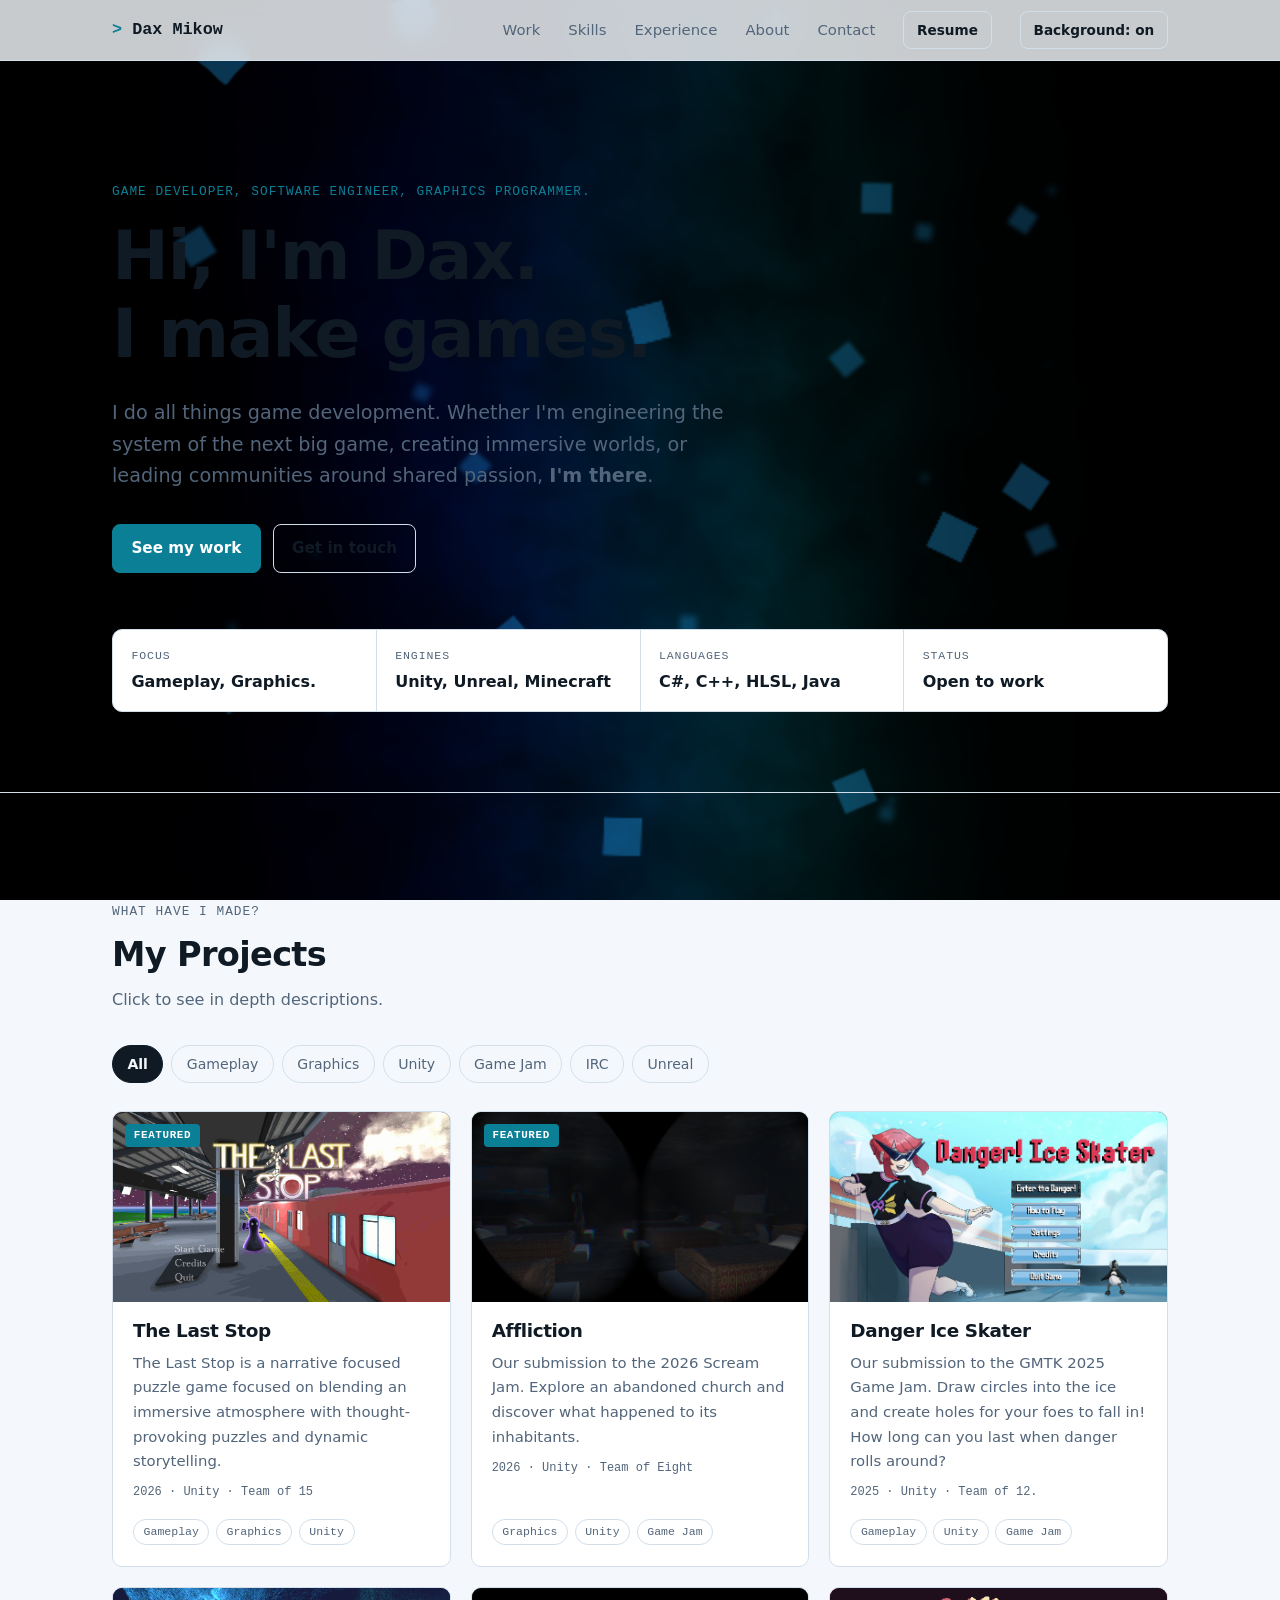
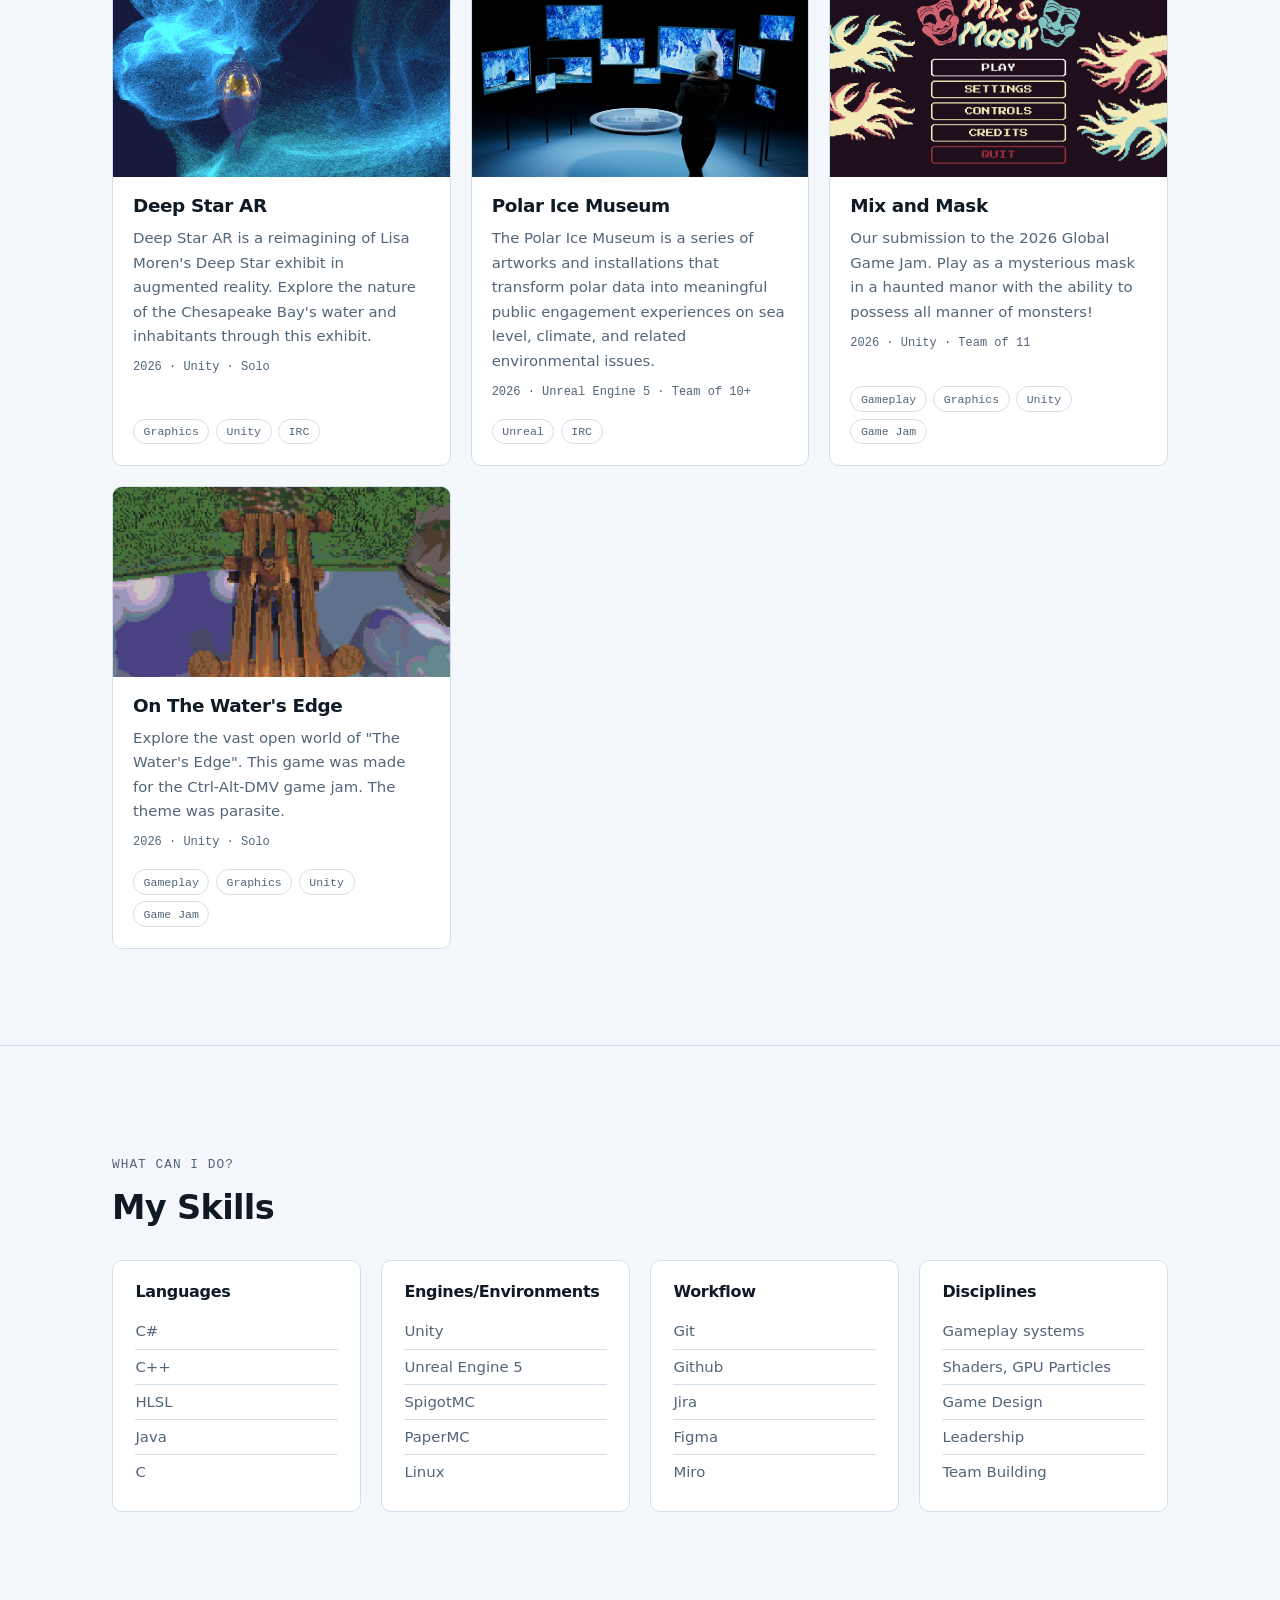
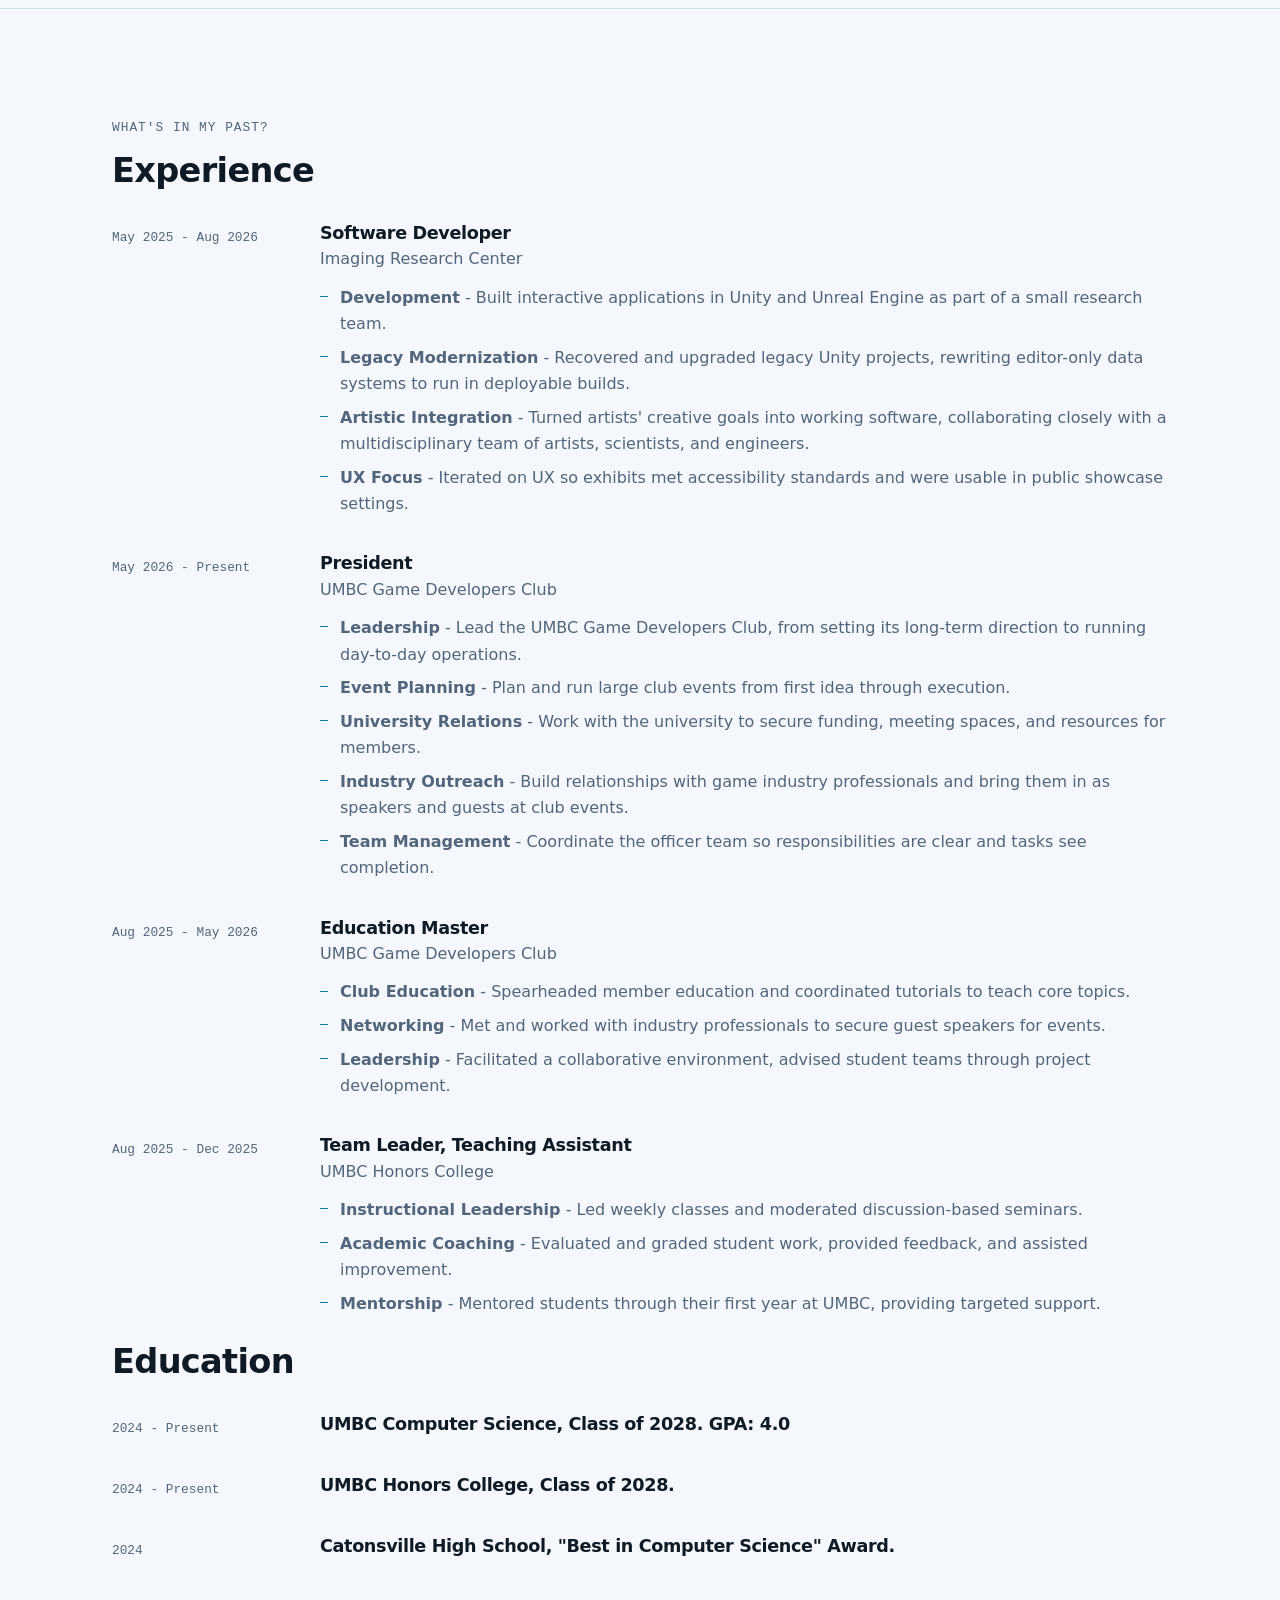
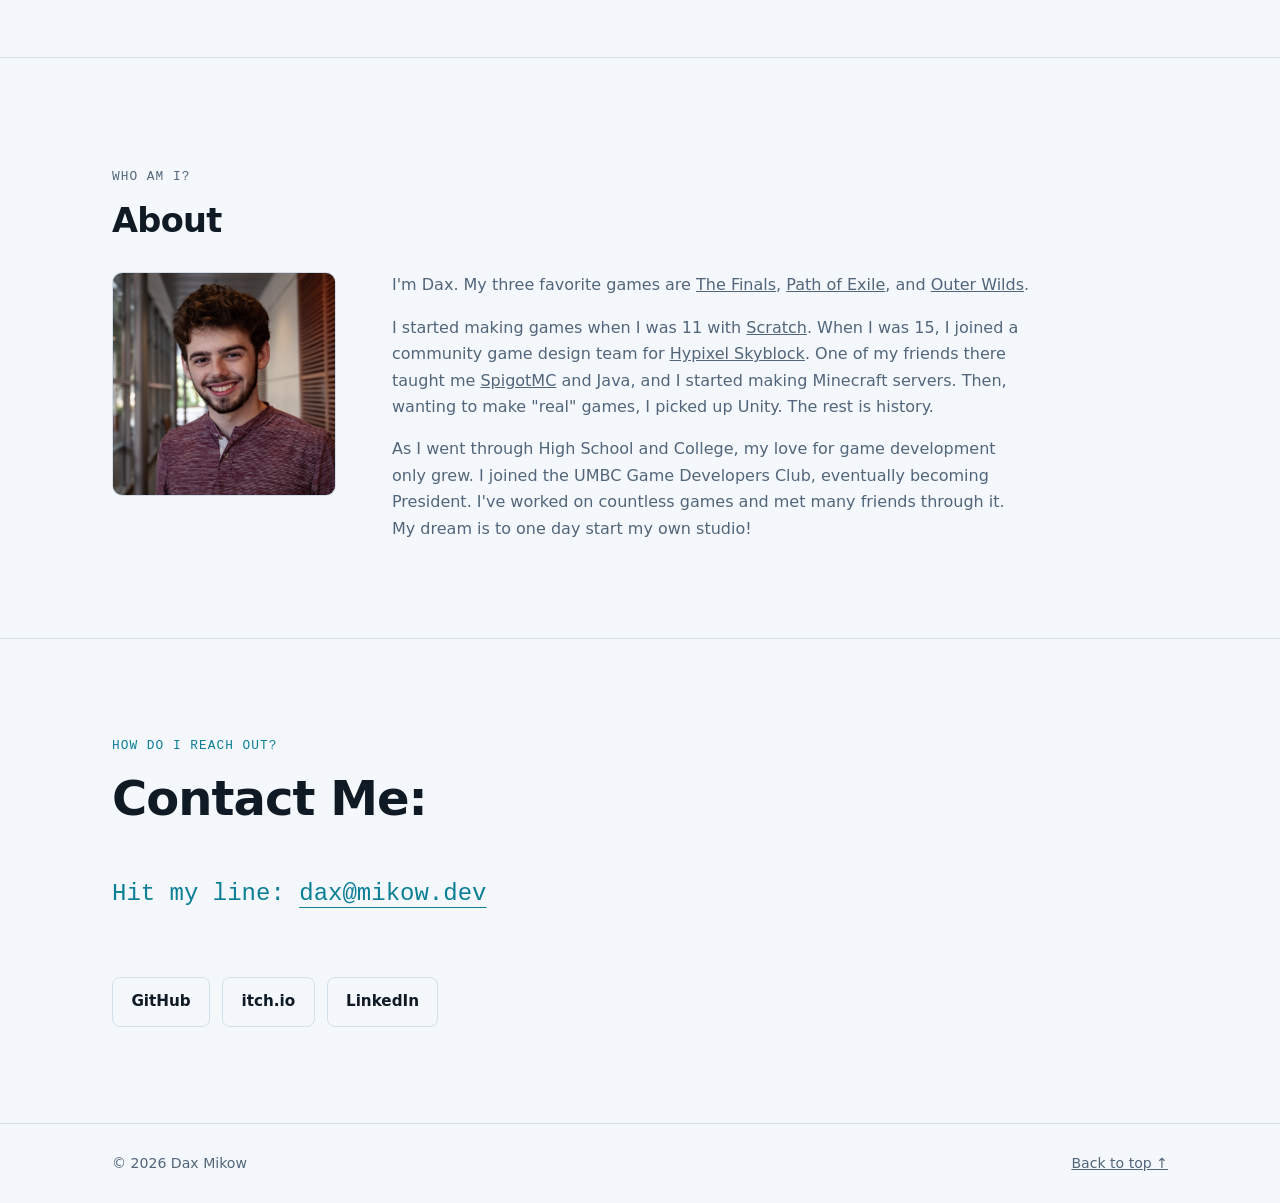
<file: index.html>
<!DOCTYPE html>
<html lang="en">
<head>
    <meta charset="UTF-8">
    <meta name="viewport" content="width=device-width, initial-scale=1">
    <title>Dax Mikow</title>
    <meta name="description" content="Dax Mikow's Portfolio Website. Game Developer, Software Engineer, Graphics Programmer.">
    <meta property="og:title" content="Dax Mikow's Portfolio Website.">
    <meta property="og:description" content="Game Developer, Software Engineer, Graphics Programmer.">
    <meta property="og:type" content="website">
    <meta property="og:url" content="https://mikow.dev/">
    <!-- <meta property="og:image" content="https://mikow.dev/assets/img/social-card.jpg"> -->
    <meta name="color-scheme" content="dark light">
    <link rel="icon" href="data:image/svg+xml,%3Csvg xmlns='http://www.w3.org/2000/svg' viewBox='0 0 32 32'%3E%3Crect width='32' height='32' rx='7' fill='%23070c15'/%3E%3Cpath d='M9 10l7 6-7 6' fill='none' stroke='%233dd6e0' stroke-width='3' stroke-linecap='round' stroke-linejoin='round'/%3E%3Cpath d='M18 22h6' stroke='%233dd6e0' stroke-width='3' stroke-linecap='round'/%3E%3C/svg%3E">
    <link rel="stylesheet" href="css/style.css">
</head>
<body>
<a class="skip-link" href="#main">Skip to content</a>

<header class="site-header">
    <div class="container">
        <a class="brand" href="#top"><span>&gt;</span> Dax Mikow</a>
        <nav class="nav" aria-label="Primary">
            <a href="#work">Work</a>
            <a href="#skills" class="nav-optional">Skills</a>
            <a href="#experience" class="nav-optional">Experience</a>
            <a href="#about">About</a>
            <a href="#contact">Contact</a>
            <!-- Add your résumé at assets/Dax_Mikow_Resume.pdf -->
            <a class="btn btn-small" href="assets/Dax_Mikow_Resume.pdf">Resume</a>
        </nav>
    </div>
</header>

<main id="main">

    <!-- ============ HERO ============ -->
    <section class="hero" id="top">
        <div class="container">
            <!-- Your discipline: Gameplay Programmer, Technical Artist, Level Designer… -->
            <p class="eyebrow">Game Developer, Software Engineer, Graphics Programmer.</p>
            <h1>Hi, I'm Dax.</h1>
            <h1>I make games.</h1>
            <p class="lead">
                I do all things game development. Whether I'm engineering the system of the next big game, creating immersive worlds, or leading communities around shared passion, <b>I'm there</b>.
            </p>

<!--            <h2>What do I do?</h2>-->
<!--            <p class="lead"><b>President</b> @ <a href="https://umbcgamedev.com/">UMBC Game Developers Club</a>.</p>-->

            <div class="btn-row">
                <a class="btn btn-primary" href="#work">See my work</a>
                <a class="btn" href="#contact">Get in touch</a>
            </div>

            <dl class="facts">
                <div><dt>Focus</dt><dd>Gameplay, Graphics.</dd></div>
                <div><dt>Engines</dt><dd>Unity, Unreal, Minecraft</dd></div>
                <div><dt>Languages</dt><dd>C#, C++, HLSL, Java</dd></div>
                <div><dt>Status</dt><dd>Open to work</dd></div>
            </dl>
        </div>
    </section>

    <!-- ============ SHOWREEL ============ -->
<!--    <section class="section" id="reel">-->
<!--        <div class="container">-->
<!--            <div class="section-head">-->
<!--                <p class="eyebrow">Showreel</p>-->
<!--                <h2>Showreel</h2>-->
<!--            </div>-->
<!--            &lt;!&ndash;-->
<!--                Replace the placeholder below with your reel, e.g.-->
<!--                <div class="frame">-->
<!--                    <iframe src="https://www.youtube-nocookie.com/embed/VIDEO_ID" title="Showreel" loading="lazy"-->
<!--                            allow="encrypted-media; picture-in-picture; fullscreen" allowfullscreen></iframe>-->
<!--                </div>-->
<!--                No reel yet? Delete this whole section.-->
<!--            &ndash;&gt;-->
<!--            <div class="frame frame-placeholder">Showreel goes here</div>-->
<!--        </div>-->
<!--    </section>-->

    <!-- ============ PROJECTS ============ -->
    <section class="section" id="work">
        <div class="container">
            <div class="section-head">
                <p class="eyebrow">What have I made?</p>
                <h2>My Projects</h2>
                <p>Click to see in depth descriptions.</p>
            </div>
            <!-- Cards and filters are generated from js/projects.js -->
            <div class="filters" id="project-filters" role="group" aria-label="Filter projects"></div>
            <div class="project-grid" id="project-grid"></div>
            <noscript><p class="muted">Enable JavaScript to see the project list.</p></noscript>
        </div>
    </section>

    <!-- ============ SKILLS ============ -->
    <section class="section" id="skills">
        <div class="container">
            <div class="section-head">
                <p class="eyebrow">What can I do?</p>
                <h2>My Skills</h2>
            </div>
            <div class="skill-grid">
                <div class="skill-group">
                    <h3>Languages</h3>
                    <ul>
                        <li>C#</li>
                        <li>C++</li>
                        <li>HLSL</li>
                        <li>Java</li>
                        <li>C</li>
                    </ul>
                </div>
                <div class="skill-group">
                    <h3>Engines/Environments</h3>
                    <ul>
                        <li>Unity</li>
                        <li>Unreal Engine 5</li>
                        <li>SpigotMC</li>
                        <li>PaperMC</li>
                        <li>Linux</li>
                    </ul>
                </div>
                <div class="skill-group">
                    <h3>Workflow</h3>
                    <ul>
                        <li>Git</li>
                        <li>Github</li>
                        <li>Jira</li>
                        <li>Figma</li>
                        <li>Miro</li>
                    </ul>
                </div>
                <div class="skill-group">
                    <h3>Disciplines</h3>
                    <ul>
                        <li>Gameplay systems</li>
                        <li>Shaders, GPU Particles</li>
                        <li>Game Design</li>
                        <li>Leadership</li>
                        <li>Team Building</li>
                    </ul>
                </div>
            </div>
        </div>
    </section>

    <!-- ============ EXPERIENCE ============ -->
    <section class="section" id="experience">
        <div class="container">
            <div class="section-head">
                <p class="eyebrow">What's in my past?</p>
                <h2>Experience</h2>
            </div>
            <div class="timeline">
                <article class="role">
                    <div class="role-when">May 2025 - Aug 2026</div>
                    <div>
                        <h3>Software Developer</h3>
                        <p class="role-where">Imaging Research Center</p>
                        <ul class="bullets">
                            <li><b>Development</b> - Built interactive applications in Unity and Unreal Engine as part of a small research team.</li>
                            <li><b>Legacy Modernization</b> - Recovered and upgraded legacy Unity projects, rewriting editor-only data systems to run in deployable builds.</li>
                            <li><b>Artistic Integration</b> - Turned artists' creative goals into working software, collaborating closely with a multidisciplinary team of artists, scientists, and engineers.</li>
                            <li><b>UX Focus</b> - Iterated on UX so exhibits met accessibility standards and were usable in public showcase settings.</li>
                        </ul>
                    </div>
                </article>
                <article class="role">
                    <div class="role-when">May 2026 - Present</div>
                    <div>
                        <h3>President</h3>
                        <p class="role-where">UMBC Game Developers Club</p>
                        <ul class="bullets">
                            <li><b>Leadership</b> - Lead the UMBC Game Developers Club, from setting its long-term direction to running day-to-day operations.</li>
                            <li><b>Event Planning</b> - Plan and run large club events from first idea through execution.</li>
                            <li><b>University Relations</b> - Work with the university to secure funding, meeting spaces, and resources for members.</li>
                            <li><b>Industry Outreach</b> - Build relationships with game industry professionals and bring them in as speakers and guests at club events.</li>
                            <li><b>Team Management</b> - Coordinate the officer team so responsibilities are clear and tasks see completion.</li>
                        </ul>
                    </div>
                </article>
                <article class="role">
                    <div class="role-when">Aug 2025 - May 2026</div>
                    <div>
                        <h3>Education Master</h3>
                        <p class="role-where">UMBC Game Developers Club</p>
                        <ul class="bullets">
                            <li><b>Club Education</b> - Spearheaded member education and coordinated tutorials to teach core topics.</li>
                            <li><b>Networking</b> - Met and worked with industry professionals to secure guest speakers for events.</li>
                            <li><b>Leadership</b> - Facilitated a collaborative environment, advised student teams through project development.</li>
                        </ul>
                    </div>
                </article>
                <article class="role">
                    <div class="role-when">Aug 2025 - Dec 2025</div>
                    <div>
                        <h3>Team Leader, Teaching Assistant</h3>
                        <p class="role-where">UMBC Honors College</p>
                        <ul class="bullets">
                            <li><b>Instructional Leadership</b> - Led weekly classes and moderated discussion-based seminars.</li>
                            <li><b>Academic Coaching</b> - Evaluated and graded student work, provided feedback, and assisted improvement.</li>
                            <li><b>Mentorship</b> - Mentored students through their first year at UMBC, providing targeted support.</li>
                        </ul>
                    </div>
                </article>
            </div>
            <br>
            <div class="section-head">
                <h2>Education</h2>
            </div>
            <div class="timeline">
                <article class="role">
                    <div class="role-when">2024 - Present</div>
                    <div>
                        <h3>UMBC Computer Science, Class of 2028. GPA: 4.0</h3>
                    </div>
                </article>
                <article class="role">
                    <div class="role-when">2024 - Present</div>
                    <div>
                        <h3>UMBC Honors College, Class of 2028.</h3>
                    </div>
                </article>
                <article class="role">
                    <div class="role-when">2024</div>
                    <div>
                        <h3>Catonsville High School, "Best in Computer Science" Award.</h3>
                    </div>
                </article>
            </div>
        </div>
    </section>

    <!-- ============ ABOUT ============ -->
    <section class="section" id="about">
        <div class="container">
            <div class="section-head">
                <p class="eyebrow">Who am I?</p>
                <h2>About</h2>
            </div>
            <div class="about">
                <!-- Replace with: <div class="frame about-photo"><img src="assets/img/me.jpg" alt="Dax"></div> -->
                <div class="frame about-photo"><img src="assets/img/dax-headshot.png" alt="A Headshot of Dax"></div>
                <div class="about-text">
                    <p>
                        I'm Dax. My three favorite games are <a href="https://www.reachthefinals.com/">The Finals</a>, <a href="https://www.pathofexile.com/">Path of Exile</a>, and <a href="https://store.steampowered.com/app/753640/Outer_Wilds/">Outer Wilds</a>.
                    </p>
                    <p>
                        I started making games when I was 11 with <a href="https://scratch.mit.edu/">Scratch</a>.
                        When I was 15, I joined a community game design team for <a href="https://hypixel.net/categories/skyblock/">Hypixel Skyblock</a>.
                        One of my friends there taught me <a href="https://www.spigotmc.org/">SpigotMC</a> and Java, and I started making Minecraft servers.
                        Then, wanting to make "real" games, I picked up Unity. The rest is history.
                    </p>
                    <p>
                        As I went through High School and College, my love for game development only grew. I joined the UMBC Game Developers Club, eventually becoming President. I've worked on countless games and met many friends through it. My dream is to one day start my own studio!
                    </p>
                </div>
            </div>
        </div>
    </section>

    <!-- ============ CONTACT ============ -->
    <section class="section contact" id="contact">
        <div class="container">
            <p class="eyebrow">How do I reach out?</p>
            <h2>Contact Me:</h2>
            <p class="contact-email">Hit my line: <a class="contact-email" href="mailto:dax@mikow.dev">dax@mikow.dev</a></p>
            <div class="btn-row">
                <a class="btn" href="https://github.com/RelaxItsDax" target="_blank" rel="noopener">GitHub</a>
                <a class="btn" href="https://relaxitsdax.itch.io/">itch.io</a>
                <a class="btn" href="https://www.linkedin.com/in/dax-mikow">LinkedIn</a>
            </div>
        </div>
    </section>

</main>

<footer class="site-footer">
    <div class="container">
        <span>© <span id="year">2026</span> Dax Mikow</span>
        <a href="#top">Back to top ↑</a>
    </div>
</footer>

<script src="js/projects.js"></script>
<script src="js/main.js"></script>
<script src="js/background.js"></script>
</body>
</html>
</file>
<file: css/style.css>
/* ==========================================================================
   Portfolio stylesheet
   Change the look from the tokens in :root — everything else derives from them.
   ========================================================================== */

:root {
    --bg: #070c15;
    --surface: #0d1622;
    --surface-2: #132030;
    --border: #1e3146;
    --text: #e6eef5;
    --muted: #8fa4ba;
    --accent: #3dd6e0;
    --accent-ink: #04161a; /* text on top of the accent colour */

    --font-sans: system-ui, -apple-system, "Segoe UI", Roboto, "Helvetica Neue", Arial, sans-serif;
    --font-mono: ui-monospace, "JetBrains Mono", "Cascadia Code", "SF Mono", Menlo, Consolas, monospace;

    --radius: 10px;
    --page: 1120px;
    --gutter: clamp(1rem, 4vw, 2rem);
}

@media (prefers-color-scheme: light) {
    :root {
        --bg: #f4f8fc;
        --surface: #ffffff;
        --surface-2: #e8f0f7;
        --border: #d2dfea;
        --text: #0f1a24;
        --muted: #52657a;
        --accent: #0b7f96;
        --accent-ink: #ffffff;
    }
}

/* ---------- Base ---------- */

*, *::before, *::after { box-sizing: border-box; }

html { scroll-behavior: smooth; scroll-padding-top: 5rem; }

body {
    margin: 0;
    background: var(--bg);
    color: var(--text);
    font-family: var(--font-sans);
    font-size: 1rem;
    line-height: 1.65;
    -webkit-font-smoothing: antialiased;
}

h1, h2, h3 { line-height: 1.15; margin: 0; letter-spacing: -0.02em; text-wrap: balance; }
p { margin: 0 0 1rem; }
p:last-child { margin-bottom: 0; }
ul { margin: 0; padding: 0; list-style: none; }
img, video, iframe { display: block; max-width: 100%; }
a { color: inherit; }

:focus-visible { outline: 2px solid var(--accent); outline-offset: 3px; border-radius: 4px; }

/* Full-screen canvas drawn by js/background.js from shaders/background.frag */
.shader-bg { position: fixed; inset: 0; z-index: -1; width: 100%; height: 100%; pointer-events: none; }
.shader-bg[hidden] { display: none; }

/* Header button that turns the shader background on and off */
.bg-toggle { white-space: nowrap; }
.bg-toggle[aria-pressed="false"] { color: var(--muted); }

.container { width: 100%; max-width: var(--page); margin-inline: auto; padding-inline: var(--gutter); }

.skip-link {
    position: absolute; left: 1rem; top: -4rem; z-index: 100;
    padding: 0.5rem 0.9rem; background: var(--accent); color: var(--accent-ink);
    border-radius: 6px; text-decoration: none; font-weight: 600;
}
.skip-link:focus { top: 1rem; }

.eyebrow {
    font-family: var(--font-mono);
    font-size: 0.8rem;
    letter-spacing: 0.08em;
    text-transform: uppercase;
    color: var(--accent);
    margin-bottom: 0.9rem;
}

.muted { color: var(--muted); }

/* ---------- Buttons & chips ---------- */

.btn {
    display: inline-flex; align-items: center; gap: 0.5rem;
    padding: 0.7rem 1.15rem;
    border: 1px solid var(--border); border-radius: 8px;
    background: transparent; color: var(--text);
    font: inherit; font-weight: 600; font-size: 0.95rem;
    text-decoration: none; cursor: pointer;
    transition: border-color 0.15s, background-color 0.15s, transform 0.15s;
}
.btn:hover { border-color: var(--accent); transform: translateY(-1px); }
.btn-primary { background: var(--accent); border-color: var(--accent); color: var(--accent-ink); }
.btn-primary:hover { filter: brightness(1.08); }
.btn-small { padding: 0.4rem 0.8rem; font-size: 0.85rem; }

.btn-row { display: flex; flex-wrap: wrap; gap: 0.75rem; }

.chips { display: flex; flex-wrap: wrap; gap: 0.4rem; }

.chip {
    padding: 0.15rem 0.6rem;
    border: 1px solid var(--border); border-radius: 999px;
    font-family: var(--font-mono); font-size: 0.72rem;
    color: var(--muted); white-space: nowrap;
}

/* ---------- Header ---------- */

.site-header {
    position: sticky; top: 0; z-index: 50;
    background: color-mix(in srgb, var(--bg) 82%, transparent);
    backdrop-filter: blur(12px);
    -webkit-backdrop-filter: blur(12px);
    border-bottom: 1px solid var(--border);
}

.site-header .container {
    display: flex; align-items: center; justify-content: space-between;
    gap: 1rem; min-height: 3.75rem;
}

.brand {
    font-family: var(--font-mono); font-weight: 700; font-size: 1.05rem;
    text-decoration: none; white-space: nowrap;
}
.brand span { color: var(--accent); }

.nav { display: flex; align-items: center; gap: clamp(0.75rem, 2.5vw, 1.75rem); overflow-x: auto; }
.nav a:not(.btn) {
    color: var(--muted); text-decoration: none; font-size: 0.93rem; white-space: nowrap;
    transition: color 0.15s;
}
.nav a:not(.btn):hover { color: var(--text); }

@media (max-width: 560px) {
    .nav .nav-optional { display: none; }
}

/* ---------- Sections ---------- */

.section { padding-block: clamp(3.5rem, 8vw, 6rem); border-top: 1px solid var(--border); }

.section-head { margin-bottom: 2rem; max-width: 46rem; }
.section-head h2 { font-size: clamp(1.6rem, 3.5vw, 2.1rem); }
.section-head p { color: var(--muted); margin-top: 0.75rem; }

/* ---------- Hero ---------- */

.hero { padding-block: clamp(4rem, 11vw, 7.5rem) clamp(3rem, 7vw, 5rem); }
.hero h1 { font-size: clamp(2.3rem, 6.5vw, 4.25rem); max-width: 17ch; }
.hero .lead { font-size: clamp(1.05rem, 2vw, 1.2rem); color: var(--muted); max-width: 40rem; margin: 1.5rem 0 2rem; }

.facts {
    display: grid; grid-template-columns: repeat(auto-fit, minmax(10rem, 1fr));
    gap: 1px; margin: 3.5rem 0 0;
    background: var(--border); border: 1px solid var(--border); border-radius: var(--radius);
    overflow: hidden;
}
.facts div { background: var(--surface); padding: 1rem 1.15rem; }
.facts dt {
    font-family: var(--font-mono); font-size: 0.72rem; letter-spacing: 0.08em;
    text-transform: uppercase; color: var(--muted);
}
.facts dd { margin: 0.2rem 0 0; font-weight: 600; }

/* ---------- Media frames (reel, covers, video) ---------- */

.frame {
    position: relative; aspect-ratio: 16 / 9; overflow: hidden;
    background: var(--surface-2); border: 1px solid var(--border); border-radius: var(--radius);
}
.frame > iframe, .frame > video, .frame > img { position: absolute; inset: 0; width: 100%; height: 100%; border: 0; object-fit: cover; }

.frame-placeholder {
    display: grid; place-items: center; text-align: center; padding: 1.5rem;
    color: var(--muted); font-family: var(--font-mono); font-size: 0.85rem;
    background:
        linear-gradient(var(--border) 1px, transparent 1px) 0 0 / 100% 2.5rem,
        linear-gradient(90deg, var(--border) 1px, transparent 1px) 0 0 / 2.5rem 100%,
        var(--surface);
}

/* Generated cover used when a project has no image yet. Colour comes from --hue. */
.cover {
    --hue: 190;
    position: relative; aspect-ratio: 16 / 9; overflow: hidden;
    display: grid; place-items: center;
    background:
        linear-gradient(rgba(255, 255, 255, 0.06) 1px, transparent 1px) 0 0 / 100% 1.75rem,
        linear-gradient(90deg, rgba(255, 255, 255, 0.06) 1px, transparent 1px) 0 0 / 1.75rem 100%,
        linear-gradient(135deg, hsl(var(--hue) 55% 30%), hsl(calc(var(--hue) + 45) 60% 13%));
}
.cover img { position: absolute; inset: 0; width: 100%; height: 100%; object-fit: cover; }
.cover-mark {
    font-family: var(--font-mono); font-weight: 700; font-size: clamp(2rem, 6vw, 3rem);
    color: rgba(255, 255, 255, 0.85); letter-spacing: 0.04em;
}

/* ---------- Project grid ---------- */

.filters { display: flex; flex-wrap: wrap; gap: 0.5rem; margin-bottom: 1.75rem; }

.filter {
    padding: 0.4rem 0.9rem;
    border: 1px solid var(--border); border-radius: 999px;
    background: transparent; color: var(--muted);
    font: inherit; font-size: 0.88rem; cursor: pointer;
    transition: color 0.15s, border-color 0.15s, background-color 0.15s;
}
.filter:hover { color: var(--text); border-color: var(--muted); }
.filter[aria-pressed="true"] { background: var(--text); border-color: var(--text); color: var(--bg); font-weight: 600; }

.project-grid { display: grid; grid-template-columns: repeat(auto-fill, minmax(min(100%, 19rem), 1fr)); gap: 1.25rem; }

.card {
    display: flex; flex-direction: column;
    background: var(--surface); border: 1px solid var(--border); border-radius: var(--radius);
    overflow: hidden; text-decoration: none;
    transition: transform 0.18s, border-color 0.18s;
}
.card:hover { transform: translateY(-3px); border-color: var(--accent); }
.card[hidden] { display: none; }

.card-body { display: flex; flex-direction: column; gap: 0.6rem; padding: 1.15rem 1.25rem 1.3rem; flex: 1; }
.card-body h3 { font-size: 1.15rem; }
.card-body p { color: var(--muted); font-size: 0.93rem; margin: 0; }
.card-meta { font-family: var(--font-mono); font-size: 0.75rem; color: var(--muted); }
.card .chips { margin-top: auto; padding-top: 0.4rem; }

.badge {
    position: absolute; top: 0.75rem; left: 0.75rem; z-index: 1;
    padding: 0.15rem 0.55rem; border-radius: 4px;
    background: var(--accent); color: var(--accent-ink);
    font-family: var(--font-mono); font-size: 0.68rem; font-weight: 700;
    letter-spacing: 0.06em; text-transform: uppercase;
}

/* ---------- Skills ---------- */

.skill-grid { display: grid; grid-template-columns: repeat(auto-fit, minmax(14rem, 1fr)); gap: 1.25rem; }

.skill-group { background: var(--surface); border: 1px solid var(--border); border-radius: var(--radius); padding: 1.35rem 1.4rem; }
.skill-group h3 { font-size: 1rem; margin-bottom: 0.85rem; }
.skill-group li { color: var(--muted); font-size: 0.93rem; padding-block: 0.3rem; border-top: 1px solid var(--border); }
.skill-group li:first-child { border-top: 0; }

/* ---------- Experience ---------- */

.timeline { display: grid; gap: 2.25rem; }

.role { display: grid; grid-template-columns: 11rem 1fr; gap: 0.5rem 2rem; }
.role-when { font-family: var(--font-mono); font-size: 0.8rem; color: var(--muted); padding-top: 0.25rem; }
.role h3 { font-size: 1.1rem; }
.role-where { color: var(--muted); margin: 0.2rem 0 0.75rem; }

@media (max-width: 640px) {
    .role { grid-template-columns: 1fr; }
}

.bullets { display: grid; gap: 0.45rem; }
.bullets li { position: relative; padding-left: 1.25rem; color: var(--muted); }
.bullets li::before { content: ""; position: absolute; left: 0; top: 0.7em; width: 0.5rem; height: 1px; background: var(--accent); }

/* ---------- About ---------- */

.about { display: grid; grid-template-columns: minmax(0, 14rem) 1fr; gap: clamp(1.5rem, 5vw, 3.5rem); align-items: start; }
.about-photo { aspect-ratio: 1; border-radius: var(--radius); }
.about-text { max-width: 40rem; }
.about-text p { color: var(--muted); }

@media (max-width: 640px) {
    .about { grid-template-columns: 1fr; }
    .about-photo { max-width: 10rem; }
}

/* ---------- Contact & footer ---------- */

.contact h2 { font-size: clamp(1.9rem, 5vw, 3rem); max-width: 18ch; }
.contact-email {
    display: inline-block; margin: 1.5rem 0 2rem;
    font-family: var(--font-mono); font-size: clamp(1.05rem, 3vw, 1.5rem);
    color: var(--accent); text-decoration-thickness: 1px; text-underline-offset: 0.3em;
    overflow-wrap: anywhere;
}

.site-footer { border-top: 1px solid var(--border); padding-block: 1.75rem; color: var(--muted); font-size: 0.88rem; }
.site-footer .container { display: flex; flex-wrap: wrap; justify-content: space-between; gap: 0.75rem; }

/* ---------- Project (case study) page ---------- */

.project-page { padding-block: clamp(2rem, 5vw, 3.5rem) clamp(3.5rem, 8vw, 6rem); }

.back-link { display: inline-block; margin-bottom: 2rem; color: var(--muted); text-decoration: none; font-size: 0.93rem; }
.back-link:hover { color: var(--text); }

.project-title { font-size: clamp(2rem, 5.5vw, 3.4rem); }
.project-tagline { font-size: clamp(1.05rem, 2vw, 1.2rem); color: var(--muted); max-width: 44rem; margin: 1rem 0 1.5rem; }

.project-media { margin-block: 2rem; }
.project-media .cover { border: 1px solid var(--border); border-radius: var(--radius); }

.project-layout { display: grid; grid-template-columns: 1fr 17rem; gap: clamp(2rem, 5vw, 4rem); align-items: start; }

@media (max-width: 820px) {
    .project-layout { grid-template-columns: 1fr; }
    .project-aside { order: -1; }
}

/* The write-up, rendered from the Markdown in projects/<slug>.md */
.project-content { min-width: 0; }
.project-content > :first-child { margin-top: 0; }
.project-content > :last-child { margin-bottom: 0; }
.project-content h2 { font-size: 1.4rem; margin: 2.75rem 0 0.9rem; }
.project-content h3 { font-size: 1.1rem; margin: 2.25rem 0 0.9rem; }
.project-content p, .project-content li { color: var(--muted); max-width: 44rem; }
.project-content strong { color: var(--text); }
.project-content a { color: var(--accent); text-decoration-thickness: 1px; text-underline-offset: 0.2em; }
.project-content ul, .project-content ol { display: grid; gap: 0.45rem; margin: 0 0 1rem; }
.project-content li > ul, .project-content li > ol { margin: 0.45rem 0 0; }
.project-content ul > li { position: relative; padding-left: 1.25rem; }
.project-content ul > li::before { content: ""; position: absolute; left: 0; top: 0.7em; width: 0.5rem; height: 1px; background: var(--accent); }
.project-content ol { padding-left: 1.25rem; }
.project-content img, .project-content video, .project-content iframe {
    margin-block: 1.5rem; border: 1px solid var(--border); border-radius: var(--radius);
}
.project-content pre { margin-block: 1.5rem; }
.project-content :not(pre) > code {
    padding: 0.1em 0.35em; border-radius: 4px; background: var(--surface-2);
    font-family: var(--font-mono); font-size: 0.88em;
}
.project-content blockquote { margin: 1.5rem 0; padding-left: 1.1rem; border-left: 2px solid var(--accent); }
.project-content hr { margin-block: 2.75rem; border: 0; border-top: 1px solid var(--border); }
.project-content table { display: block; overflow-x: auto; margin-block: 1.5rem; border-collapse: collapse; font-size: 0.93rem; }
.project-content th, .project-content td { padding: 0.5rem 0.85rem; border: 1px solid var(--border); text-align: left; }
.project-content th { background: var(--surface); }

.project-aside {
    position: sticky; top: 5rem;
    background: var(--surface); border: 1px solid var(--border); border-radius: var(--radius);
    padding: 1.35rem 1.4rem;
}
@media (max-width: 820px) {
    .project-aside { position: static; }
}
.project-aside dl { margin: 0; display: grid; gap: 0.9rem; }
.project-aside dt {
    font-family: var(--font-mono); font-size: 0.72rem; letter-spacing: 0.08em;
    text-transform: uppercase; color: var(--muted);
}
.project-aside dd { margin: 0.15rem 0 0; font-weight: 600; }
.project-aside .chips { margin-top: 1.25rem; padding-top: 1.25rem; border-top: 1px solid var(--border); }

pre {
    margin: 0; padding: 1.1rem 1.25rem; overflow-x: auto;
    background: var(--surface); border: 1px solid var(--border); border-radius: var(--radius);
    font-family: var(--font-mono); font-size: 0.85rem; line-height: 1.6; tab-size: 4;
}

.project-pager {
    display: flex; justify-content: space-between; gap: 1rem; flex-wrap: wrap;
    margin-top: 4rem; padding-top: 2rem; border-top: 1px solid var(--border);
}
.project-pager a { text-decoration: none; }
.project-pager small { display: block; font-family: var(--font-mono); font-size: 0.72rem; letter-spacing: 0.08em; text-transform: uppercase; color: var(--muted); }
.project-pager strong { font-size: 1.05rem; }
.project-pager a:hover strong { color: var(--accent); }
.project-pager .next { text-align: right; margin-left: auto; }

.empty-state { padding-block: 5rem; text-align: center; }
.empty-state h1 { font-size: 2rem; margin-bottom: 1rem; }
.empty-state p { color: var(--muted); margin-bottom: 1.5rem; }

@media (prefers-reduced-motion: reduce) {
    html { scroll-behavior: auto; }
    *, *::before, *::after { transition: none !important; }
}
</file>
